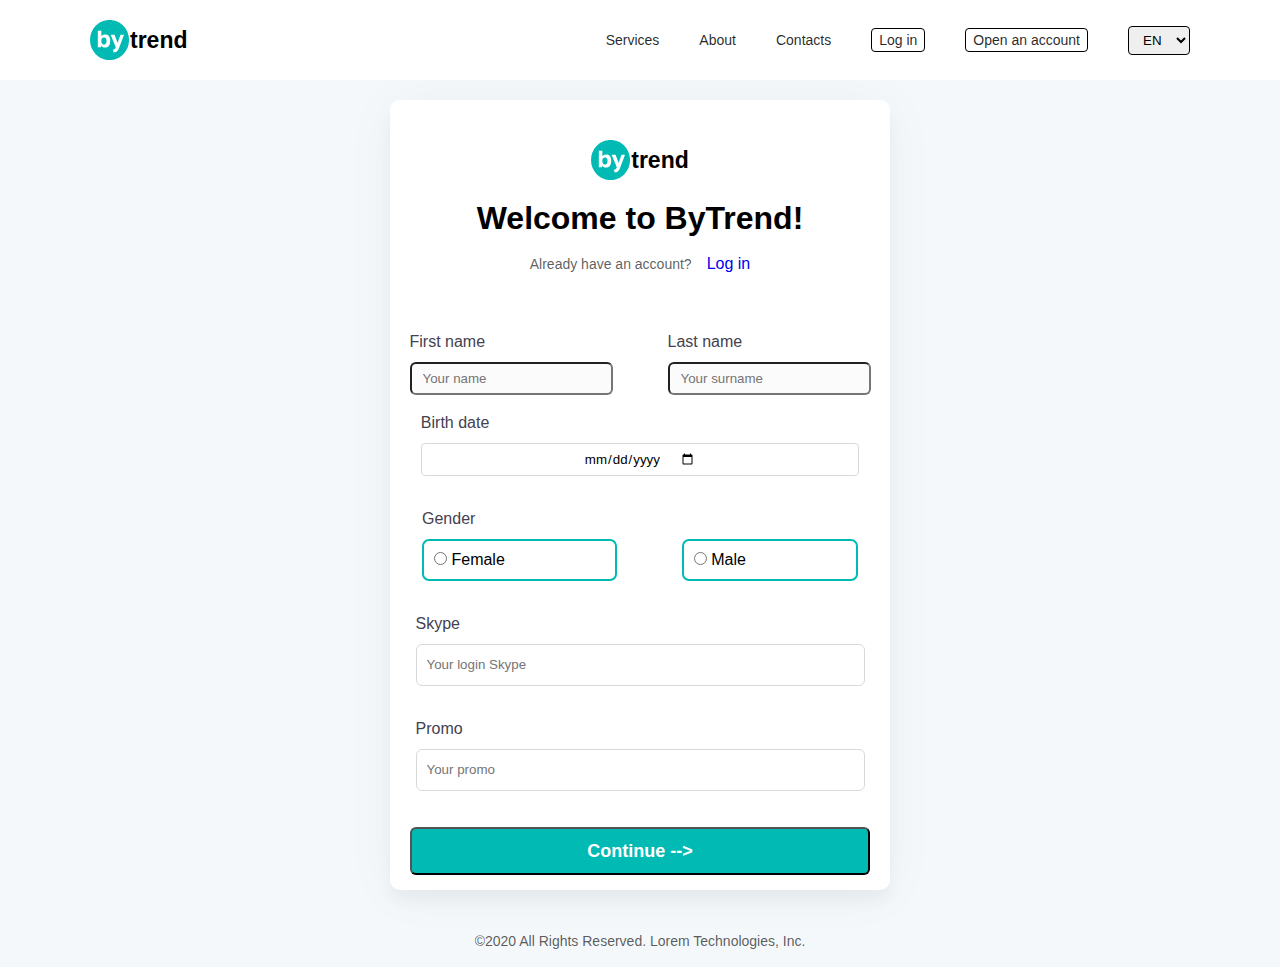
<file: index.html>
<!DOCTYPE html>
<html lang="en">
  <head>
    <meta charset="UTF-8" />
    <meta http-equiv="X-UA-Compatible" content="IE=edge" />
    <meta name="viewport" content="width=device-width, initial-scale=1.0" />
    <title>Lesson 14 - Homework - page 1</title>
    <link rel="stylesheet" href="./CSS/style.css" />
  </head>
  <body style="background-color: #f4f8fa">
    <header class="header">
      <div class="header__logo">
        <img src="./Photos/Exclusion 1.svg" alt="logo" />
        <span>trend</span>
      </div>
      <ul class="header__lists">
        <li><a href="#">Services</a></li>
        <li><a href="#">About</a></li>
        <li><a href="#">Contacts</a></li>
        <li class="header__lists-list">
          <a href="./Pages/index3.html">Log in</a>
        </li>
        <li class="header__lists-list">
          <a href="./Pages/index2.html" target="_blank">Open an account</a>
        </li>
        <select class="header__lists-select">
          <option value="EN">EN</option>
          <option value="RU">RU</option>
          <option value="UZ">UZ</option>
        </select>
      </ul>
    </header>
    <div class="container">
      <div class="container__box">
        <div class="container__box-logo">
          <img src="./Photos/Exclusion 1.svg" alt="logo" />
          <span>trend</span>
        </div>
        <h1>Welcome to ByTrend!</h1>
        <div class="container__box-text">
          <p>Already have an account?</p>
          <span><a href="#">Log in</a></span>
        </div>
        <div class="container__box-info">
          <div class="container__box-info-name">
            <label for="First-name">First name</label>
            <input type="text" id="First-name" placeholder="Your name" />
          </div>
          <div class="container__box-info-surname">
            <label for="Last-name">Last name</label>
            <input type="text" id="Last-name" placeholder="Your surname" />
          </div>
          <div class="container__box-info-dob">
            <label for="dob">Birth date</label>
            <input type="date" id="dob" placeholder="06.12.1992" />
          </div>
          <div class="container__box-info-gender">
            <div class="container__box-info-gender-label">
              <label for="Gender">Gender</label>
            </div>
            <div class="container__box-info-gender-inputs">
              <div class="container__box-info-gender-inputs-input">
                <input type="radio" /> <span>Female</span>
              </div>
              <div class="container__box-info-gender-inputs-input">
                <input type="radio" />
                <span>Male</span>
              </div>
            </div>
          </div>
          <div class="container__box-info-Skype">
            <label for="Skype">Skype</label>
            <input type="text" placeholder="Your login Skype" id="Skype" />
          </div>
          <div class="container__box-info-promo">
            <label for="Promo">Promo</label>
            <input type="text" placeholder="Your promo" />
          </div>
          <button type="submit">Continue --></button>
        </div>
      </div>
    </div>
    <p>©2020 All Rights Reserved. Lorem Technologies, Inc.</p>
  </body>
</html>
</file>
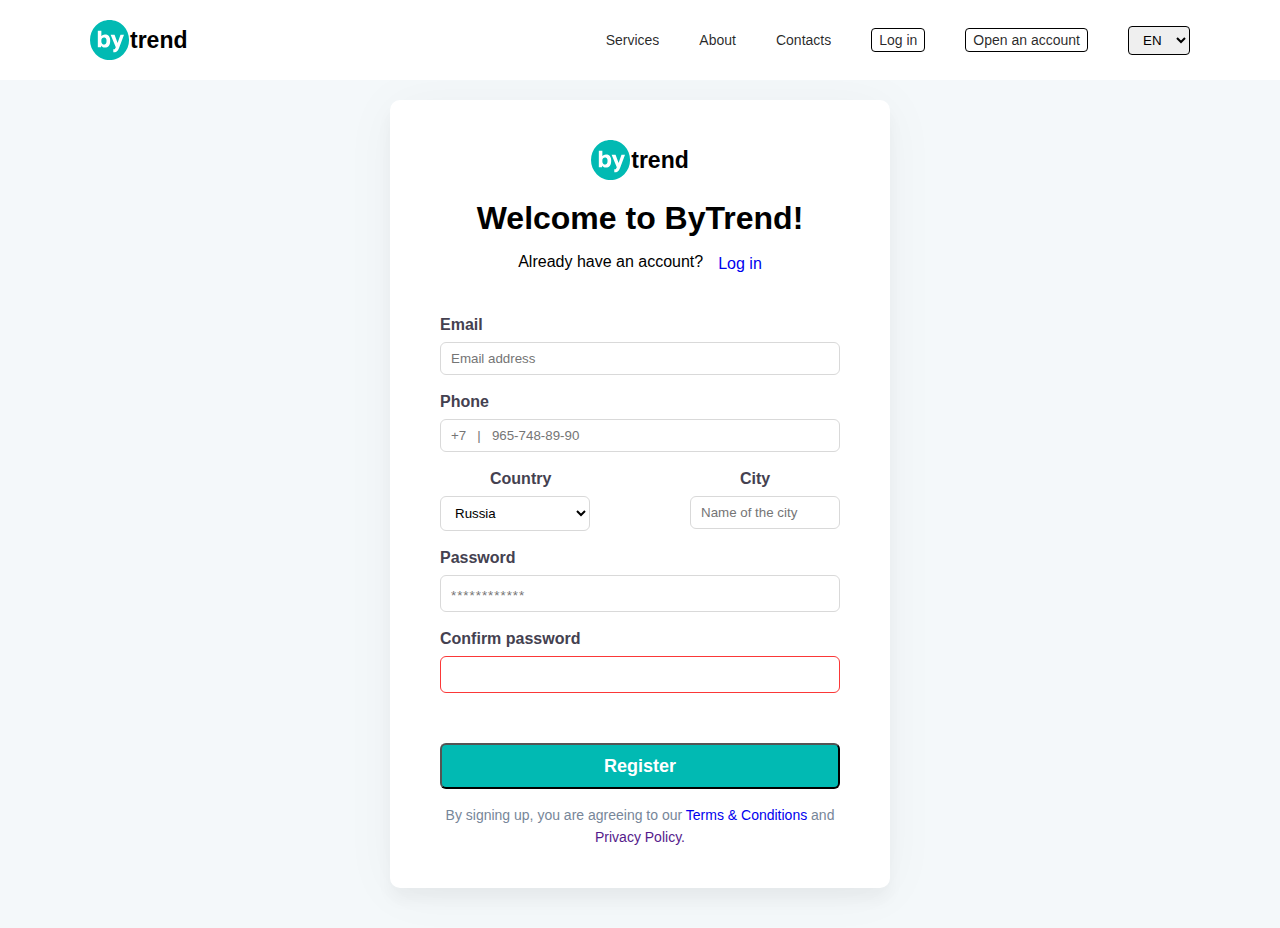
<file: Pages/index2.html>
<!DOCTYPE html>
<html lang="en">
  <head>
    <meta charset="UTF-8" />
    <meta http-equiv="X-UA-Compatible" content="IE=edge" />
    <meta name="viewport" content="width=device-width, initial-scale=1.0" />
    <title>Lesson 14 - Homework - page 2</title>
    <link rel="stylesheet" href="./style2.css" />
  </head>
  <body style="background-color: #f4f8fa">
    <header class="header">
      <div class="header__logo">
        <img src="../Photos/Exclusion 1.svg" alt="logo" />
        <span>trend</span>
      </div>
      <ul class="header__lists">
        <li><a href="#">Services</a></li>
        <li><a href="#">About</a></li>
        <li><a href="#">Contacts</a></li>
        <li class="header__lists-list"><a href="./index3.html" target="_blank">Log in</a></li>
        <li class="header__lists-list"><a href="#">Open an account</a></li>
        <select class="header__lists-select">
          <option value="EN">EN</option>
          <option value="RU">RU</option>
          <option value="UZ">UZ</option>
        </select>
      </ul>
    </header>
    <div class="container">
        <div class="container__box">
          <div class="container__box-logo">
            <img src="../Photos/Exclusion 1.svg" alt="logo" />
            <span>trend</span>
          </div>
          <h1>Welcome to ByTrend!</h1>
          <div class="container__box-text">
            <p>Already have an account?</p>
            <span><a href="./index3.html" target="_blank">Log in</a></span>
        </div>
            <div class="container__box-email">
            <label for="Email">Email</label>
            <input type="email" placeholder="Email address">
        </div>
        <div class="container__box-phone">
            <label for="Phone">Phone</label>
            <input type="number" id="Phone" placeholder="+7   |   965-748-89-90">
        </div>
        <div class="container__box-location">
            <div class="container__box-location-country">
                <label for="Country">Country</label>
                <select id="Country">
                    <option value="Russia">Russia</option>
                    <option value="Uzbekistan">Uzbekistan</option>
                    <option value="USA">USA</option>
                    <option value="Kazakhstan">Kazakhstan</option>
                </select>
            </div>
            <div class="container__box-location-city">
                <label for="City">City</label>
                <input type="text" id="City" placeholder="Name of the city">
            </div>
        </div>
        <!-- icon -->
        <div class="container__box-location-password">
            <label for="Password">Password</label>
            <input type="password" id="Password" placeholder="************">
        </div>
        <!-- icon    -->
        <div class="container__box-location-Confirmation">
            <label for="Confirmation">Confirm password</label>
            <input type="text" id="Confirmation">
            <button type="submit">Register</button>
            <p>By signing up, you are agreeing to our <a href="#">Terms & Conditions</a>  and <a href=""> Privacy Policy.</a></p>
        </div>
        
          </div>
  </body>
</html>
</file>
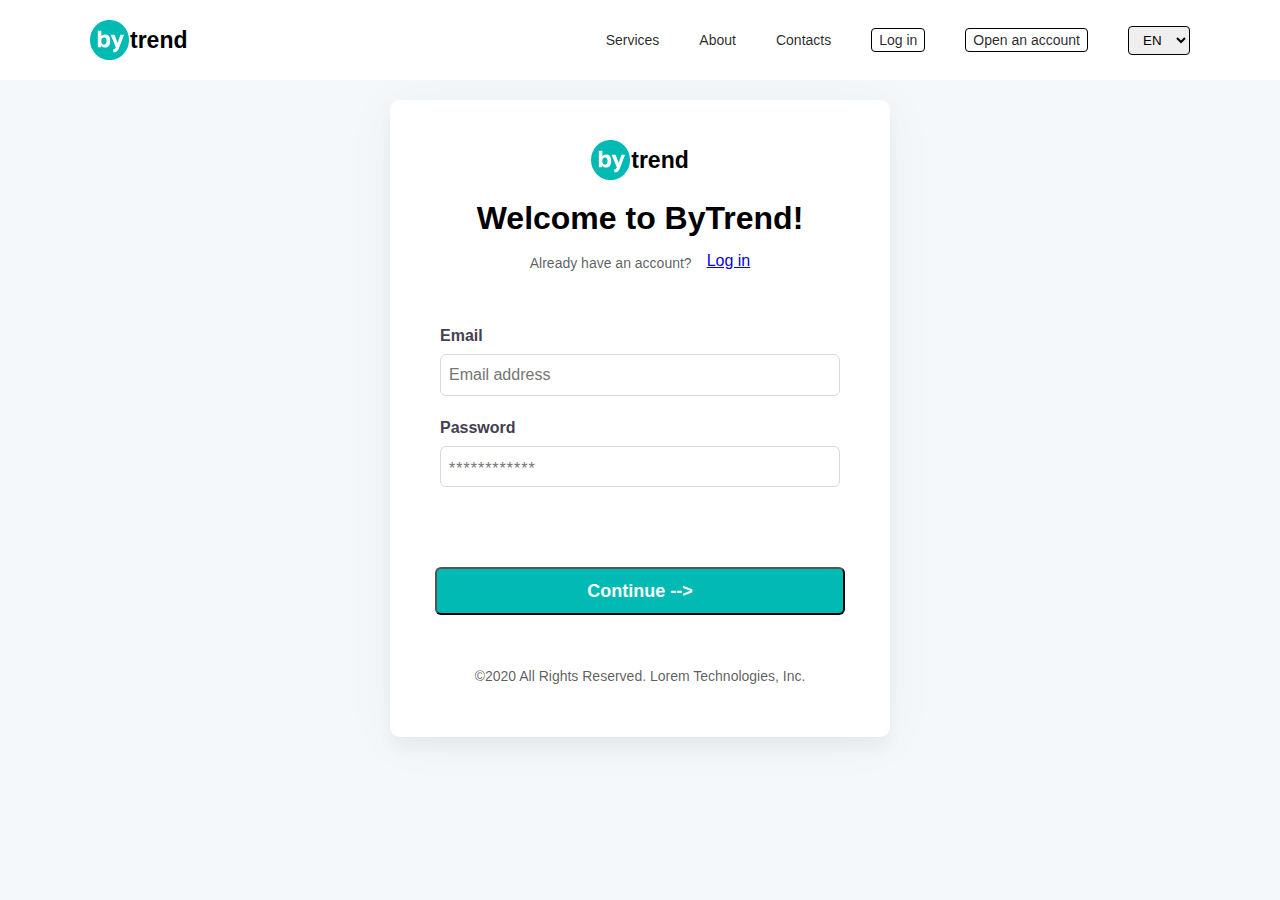
<file: Pages/index3.html>
<!DOCTYPE html>
<html lang="en">
  <head>
    <meta charset="UTF-8" />
    <meta http-equiv="X-UA-Compatible" content="IE=edge" />
    <meta name="viewport" content="width=device-width, initial-scale=1.0" />
    <title>Lesson 14 - Homework - page 3</title>
    <link rel="stylesheet" href="./style3.css" />
  </head>
  <body style="background-color: #f4f8fa">
    <header class="header">
      <div class="header__logo">
        <img src="../Photos/Exclusion 1.svg" alt="logo" />
        <span>trend</span>
      </div>
      <ul class="header__lists">
        <li><a href="#">Services</a></li>
        <li><a href="#">About</a></li>
        <li><a href="#">Contacts</a></li>
        <li class="header__lists-list">
          <a href="./index3.html" target="_blank">Log in</a>
        </li>
        <li class="header__lists-list">
          <a href="./index2.html" target="_blank">Open an account</a>
        </li>
        <select class="header__lists-select">
          <option value="EN">EN</option>
          <option value="RU">RU</option>
          <option value="UZ">UZ</option>
        </select>
      </ul>
    </header>
    <div class="container">
      <div class="container__box">
        <div class="container__box-logo">
          <img src="../Photos/Exclusion 1.svg" alt="logo" />
          <span>trend</span>
        </div>
        <h1>Welcome to ByTrend!</h1>
        <div class="container__box-text">
          <p>Already have an account?</p>
          <span><a href="./index3.html" target="_blank">Log in</a></span>
        </div>
        <div class="container__box-email">
          <label for="Email">Email</label>
          <input type="email" placeholder="Email address" />
        </div>
        <div class="container__box-password">
          <label for="password">Password</label>
          <input type="password" id="password" placeholder="************" />
        </div>
        <button type="submit">Continue --></button>
        <p>©2020 All Rights Reserved. Lorem Technologies, Inc.</p>
      </div>
    </div>
  </body>
</html>
</file>
<file: CSS/style.css>
* {
  margin: 0;
  padding: 0;
  box-sizing: border-box;
  font-family: sans-serif;
  list-style: none;
}
.header {
  display: flex;
  justify-content: space-between;
  align-items: center;
  text-transform: none;
  background: #ffffff;
  padding-left: 90px;
  padding-right: 90px;
  padding-top: 20px;
  padding-bottom: 20px;
  margin-bottom: 15px;
  position: fixed;
  width: 100%;
}
.header__logo {
  display: flex;
  align-items: center;
  font-size: 23px;
  font-weight: bold;
}
.header__lists li a {
  font-weight: 400;
  font-size: 14px;
  line-height: 14px;
  color: rgba(0, 0, 0, 0.85);
  text-decoration: none;
}
.header__lists {
  display: flex;
  align-items: center;
  gap: 40px;
}
.header__lists-list {
  border: 1px solid black;
  padding: 2px 7px;
  background-color: transparent;
  border-radius: 4px;
}
.header__lists li a:hover {
  color: blue;
  font-size: 16px;
  transition: all 0.1s linear;
}
.header__lists-list:hover {
  padding: 5px 15px;
  transition: all 0.2s linear;
  background-color: #e5e5e9;
}
.header__lists-select:hover {
  padding: 5px 15px;
  transition: all 0.2s linear;
  background-color: #e5e5e9;
}
.header__lists-select {
  cursor: pointer;
  padding: 5px 10px;
  border: 1px solid black;
  border-radius: 4px;
}
.header__lists-select option {
  font-weight: 400;
  font-size: 14px;
  line-height: 14px;
  color: rgba(0, 0, 0, 0.65);
}
.container {
  background: #f4f8fa;
  display: flex;
  justify-content: center;
}
.container__box {
  text-align: center;
  width: 30%;
  background-color: #ffffff;
  width: 500px;
  box-shadow: 0px 12px 16px rgba(0, 0, 0, 0.04),
    0px 4px 56px rgba(0, 0, 0, 0.04);
  border-radius: 10px;
  margin-bottom: 40px;
  margin-top: 100px;
}
.container__box-logo {
  display: flex;
  align-items: center;
  font-size: 23px;
  font-weight: bold;
  margin-bottom: 20px;
  justify-content: center;
  padding-top: 40px;
}
.container__box-text {
  display: flex;
  justify-content: center;
  margin-bottom: 40px;
  margin-top: 16px;
  gap: 15px;
}
.container__box-text span {
  margin-top: 2px;
}
.container__box-text span a {
  text-decoration: none;
}
.container__box-info {
  display: flex;
  gap: 16px;
  justify-content: space-around;
  margin-bottom: 15px;
  flex-wrap: wrap;
}
.container__box-info-name {
  display: flex;
  flex-direction: column;
}
.container__box-info-name label {
  text-align: start;
  margin-bottom: 8px;
  font-size: 16px;
  line-height: 24px;
  color: #444150;
}
.container__box-info-name input {
  padding: 7px 11px;
  background: #fbfbfb;
  border-radius: 6px;
}
.container__box-info-surname {
  display: flex;
  flex-direction: column;
}
.container__box-info-surname label {
  text-align: start;
  margin-bottom: 8px;
  font-size: 16px;
  line-height: 24px;
  color: #444150;
}
.container__box-info-surname input {
  padding: 7px 11px;
  background: #fbfbfb;
  border-radius: 6px;
}
.container__box-info-dob {
  display: flex;
  flex-direction: column;
  margin-bottom: 15px;
}
.container__box-info-dob label {
  font-size: 16px;
  line-height: 24px;
  color: #444150;
  margin-bottom: 8px;
  text-align: start;
}
.container__box-info-dob input {
  background: #ffffff;
  border: 1px solid #d9d9d9;
  border-radius: 4px;
  width: 100%;
  padding: 7px 162px;
  cursor: pointer;
}
.container__box-info-gender {
  display: flex;
  flex-direction: column;
  margin-bottom: 15px;
}
.container__box-info-gender-label {
  text-align: start;
  margin-bottom: 8px;
  font-size: 16px;
  line-height: 24px;
  color: #444150;
}
.container__box-info-gender-inputs {
  display: flex;
  gap: 65px;
  cursor: pointer;
}
.container__box-info-gender-inputs-input {
  padding: 10px 110px 10px 10px;
  background: #ffffff;
  border: 2px solid #01bab3;
  border-radius: 7px;
}
.container__box-info-Skype {
  display: flex;
  flex-direction: column;
  margin-bottom: 15px;
}
.container__box-info-Skype label {
  font-size: 16px;
  line-height: 24px;
  color: #444150;
  margin-bottom: 8px;
  text-align: start;
}
.container__box-info-Skype input {
  padding-top: 10px;
  padding-bottom: 10px;
  padding-right: 260px;
  padding-left: 10px;
  background: #ffffff;
  border: 1px solid #d9d9d9;
  border-radius: 6px;
  line-height: 20px;
  color: #444150;
}
.container__box-info-promo {
  display: flex;
  flex-direction: column;
  margin-bottom: 20px;
}
.container__box-info-promo label {
  font-size: 16px;
  line-height: 24px;
  color: #444150;
  margin-bottom: 8px;
  text-align: start;
}
.container__box-info-promo input {
  padding-top: 10px;
  padding-bottom: 10px;
  padding-right: 260px;
  padding-left: 10px;
  background: #ffffff;
  border: 1px solid #d9d9d9;
  border-radius: 6px;
  line-height: 20px;
  color: #444150;
}
.container__box-info button {
  font-weight: 600;
  font-size: 18px;
  line-height: 24px;
  text-align: center;
  color: #ffffff;
  background: #01bab3;
  border-radius: 6px;
  padding: 10px 175px;
  cursor: pointer;
}
p {
  font-weight: 400;
  font-size: 14px;
  line-height: 22px;
  text-align: center;
  color: rgba(0, 0, 0, 0.65);
  margin-bottom: 15px;
}
</file>
<file: Pages/style2.css>
* {
  margin: 0;
  padding: 0;
  box-sizing: border-box;
  font-family: sans-serif;
  list-style: none;
}
.header {
  display: flex;
  justify-content: space-between;
  align-items: center;
  text-transform: none;
  background: #ffffff;
  padding-left: 90px;
  padding-right: 90px;
  padding-top: 20px;
  padding-bottom: 20px;
  margin-bottom: 15px;
  position: fixed;
  width: 100%;
}
.header__logo {
  display: flex;
  align-items: center;
  font-size: 23px;
  font-weight: bold;
}
.header__lists li a {
  font-weight: 400;
  font-size: 14px;
  line-height: 14px;
  color: rgba(0, 0, 0, 0.85);
  text-decoration: none;
}
.header__lists {
  display: flex;
  align-items: center;
  gap: 40px;
}
.header__lists-list {
  border: 1px solid black;
  padding: 2px 7px;
  background-color: transparent;
  border-radius: 4px;
}
.header__lists li a:hover {
  color: blue;
  font-size: 16px;
  transition: all 0.1s linear;
}
.header__lists-list:hover {
  padding: 5px 15px;
  transition: all 0.2s linear;
  background-color: #e5e5e9;
}
.header__lists-select:hover {
  padding: 5px 15px;
  transition: all 0.2s linear;
  background-color: #e5e5e9;
}
.header__lists-select {
  cursor: pointer;
  padding: 5px 10px;
  border: 1px solid black;
  border-radius: 4px;
}
.header__lists-select option {
  font-weight: 400;
  font-size: 14px;
  line-height: 14px;
  color: rgba(0, 0, 0, 0.65);
}
.container {
  background: #f4f8fa;
  display: flex;
  justify-content: center;
}
.container__box {
  text-align: center;
  width: 30%;
  background-color: #ffffff;
  width: 500px;
  box-shadow: 0px 12px 16px rgba(0, 0, 0, 0.04),
    0px 4px 56px rgba(0, 0, 0, 0.04);
  border-radius: 10px;
  margin-bottom: 40px;
  margin-top: 100px;
}
.container__box-logo {
  display: flex;
  align-items: center;
  font-size: 23px;
  font-weight: bold;
  margin-bottom: 20px;
  justify-content: center;
  padding-top: 40px;
}
.container__box-text {
  display: flex;
  justify-content: center;
  margin-bottom: 40px;
  margin-top: 16px;
  gap: 15px;
}
.container__box-text span {
  margin-top: 2px;
}
.container__box-text span a {
  text-decoration: none;
}
.container__box-email {
  display: flex;
  flex-direction: column;
}
.container__box-email label {
  font-size: 16px;
  line-height: 24px;
  color: #444150;
  text-align: start;
  margin-bottom: 5px;
  font-weight: 600;
  margin-left: 50px;
}
.container__box-email input {
  padding: 8px 10px;
  width: 80%;
  margin: 0 auto;
  background: #ffffff;
  border: 1px solid #d9d9d9;
  border-radius: 6px;
  margin-bottom: 15px;
}
.container__box-phone {
  display: flex;
  flex-direction: column;
}
.container__box-phone label {
  font-size: 16px;
  line-height: 24px;
  color: #444150;
  text-align: start;
  margin-bottom: 5px;
  font-weight: 600;
  margin-left: 50px;
}
.container__box-phone input {
  padding: 8px 10px;
  width: 80%;
  margin: 0 auto;
  background: #ffffff;
  border: 1px solid #d9d9d9;
  border-radius: 6px;
  margin-bottom: 15px;
}
.container__box-location {
  display: flex;
  justify-content: space-around;
}
.container__box-location-country {
  display: flex;
  flex-direction: column;
}
.container__box-location-country label {
  font-size: 16px;
  line-height: 24px;
  color: #444150;
  text-align: start;
  margin-bottom: 5px;
  font-weight: 600;
  margin-left: 50px;
}
.container__box-location-country select {
  padding: 8px 10px;
  width: 80%;
  margin: 0 auto;
  background: #ffffff;
  border: 1px solid #d9d9d9;
  border-radius: 6px;
  margin-bottom: 15px;
  width: 150px;
}
.container__box-location-city {
  display: flex;
  flex-direction: column;
}
.container__box-location-city label {
  font-size: 16px;
  line-height: 24px;
  color: #444150;
  text-align: start;
  margin-bottom: 5px;
  font-weight: 600;
  margin-left: 50px;
}
.container__box-location-city input {
  padding: 8px 10px;
  width: 80%;
  margin: 0 auto;
  background: #ffffff;
  border: 1px solid #d9d9d9;
  border-radius: 6px;
  margin-bottom: 15px;
  width: 150px;
}
.container__box-location-password label {
  font-size: 16px;
  line-height: 24px;
  color: #444150;
  text-align: start;
  margin-bottom: 5px;
  font-weight: 600;
  margin-left: 50px;
}
.container__box-location-password input {
  padding: 8px 10px;
  width: 80%;
  margin: 0 auto;
  background: #ffffff;
  border: 1px solid #d9d9d9;
  border-radius: 6px;
  margin-bottom: 15px;
  padding-top: 12px;
  letter-spacing: 1px;
}
.container__box-location-password {
  display: flex;
  flex-direction: column;
}
/* icon qoyish kere passwordga */
.container__box-location-Confirmation label {
  font-size: 16px;
  line-height: 24px;
  color: #444150;
  text-align: start;
  margin-bottom: 5px;
  font-weight: 600;
  margin-left: 50px;
}
.container__box-location-Confirmation input {
  padding: 8px 10px;
  width: 80%;
  margin: 0 auto;
  background: #ffffff;
  border: 1px solid #fb3838;
  border-radius: 6px;
  margin-bottom: 15px;
  padding-top: 12px;
  letter-spacing: 1px;
  margin-bottom: 50px;
}
.container__box-location-Confirmation {
  display: flex;
  flex-direction: column;
}
button {
  font-weight: 600;
  font-size: 18px;
  line-height: 24px;
  text-align: center;
  color: #ffffff;
  padding: 9px;
  width: 80%;
  background: #01bab3;
  border-radius: 6px;
  cursor: pointer;
  margin: 0 auto;
  margin-bottom: 15px;
}
.container__box-location-Confirmation p {
  width: 83%;
  font-weight: 400;
  font-size: 14px;
  line-height: 22px;
  color: #778699;
  margin: 0 auto;
  margin-bottom: 40px;
}
.container__box-location-Confirmation p a {
  text-decoration: none;
}
</file>
<file: Pages/style3.css>
* {
  margin: 0;
  padding: 0;
  box-sizing: border-box;
  font-family: sans-serif;
  list-style: none;
}
.header {
  display: flex;
  justify-content: space-between;
  align-items: center;
  text-transform: none;
  background: #ffffff;
  padding-left: 90px;
  padding-right: 90px;
  padding-top: 20px;
  padding-bottom: 20px;
  margin-bottom: 15px;
  position: fixed;
  width: 100%;
}
.header__logo {
  display: flex;
  align-items: center;
  font-size: 23px;
  font-weight: bold;
}
.header__lists li a {
  font-weight: 400;
  font-size: 14px;
  line-height: 14px;
  color: rgba(0, 0, 0, 0.85);
  text-decoration: none;
}
.header__lists {
  display: flex;
  align-items: center;
  gap: 40px;
}
.header__lists-list {
  border: 1px solid black;
  padding: 2px 7px;
  background-color: transparent;
  border-radius: 4px;
}
.header__lists li a:hover {
  color: blue;
  font-size: 16px;
  transition: all 0.1s linear;
}
.header__lists-list:hover {
  padding: 5px 15px;
  transition: all 0.2s linear;
  background-color: #e5e5e9;
}
.header__lists-select:hover {
  padding: 5px 15px;
  transition: all 0.2s linear;
  background-color: #e5e5e9;
}
.header__lists-select {
  cursor: pointer;
  padding: 5px 10px;
  border: 1px solid black;
  border-radius: 4px;
}
.header__lists-select option {
  font-weight: 400;
  font-size: 14px;
  line-height: 14px;
  color: rgba(0, 0, 0, 0.65);
}
.container {
  background: #f4f8fa;
  display: flex;
  justify-content: center;
}
.container__box {
  text-align: center;
  width: 30%;
  background-color: #ffffff;
  width: 500px;
  box-shadow: 0px 12px 16px rgba(0, 0, 0, 0.04),
    0px 4px 56px rgba(0, 0, 0, 0.04);
  border-radius: 10px;
  margin-bottom: 40px;
  margin-top: 100px;
}
.container__box-text {
  display: flex;
  justify-content: center;
  gap: 15px;
  margin-top: 15px;
}
.container__box-logo {
  display: flex;
  align-items: center;
  font-size: 23px;
  font-weight: bold;
  margin-bottom: 20px;
  justify-content: center;
  padding-top: 40px;
}
.container__box-email {
  display: flex;
  flex-direction: column;
}
.container__box-email label {
  margin-bottom: 6px;
  font-weight: 600;
  font-size: 16px;
  line-height: 24px;
  color: #444150;
  text-align: start;
  margin-left: 50px;
}
.container__box-email input {
  font-weight: 400;
  font-size: 16px;
  line-height: 24px;
  color: #444150;
  padding: 8px;
  background: #ffffff;
  border: 1px solid #d9d9d9;
  border-radius: 6px;
  margin: 0 auto;
  width: 80%;
  margin-bottom: 20px;
}
.container__box-password {
  display: flex;
  flex-direction: column;
}
.container__box-password label {
  margin-bottom: 6px;
  font-weight: 600;
  font-size: 16px;
  line-height: 24px;
  color: #444150;
  text-align: start;
  margin-left: 50px;
}
.container__box-password input {
  font-weight: 400;
  font-size: 16px;
  line-height: 24px;
  color: #444150;
  padding: 8px;
  background: #ffffff;
  border: 1px solid #d9d9d9;
  border-radius: 6px;
  margin: 0 auto;
  width: 80%;
  margin-bottom: 80px;
  letter-spacing: 1px;
  padding-top: 10px;
  padding-bottom: 5px;
}
button {
  font-weight: 600;
  font-size: 18px;
  line-height: 24px;
  text-align: center;
  color: #ffffff;
  background: #01bab3;
  border-radius: 6px;
  padding: 10px 150px;
  cursor: pointer;
  margin-bottom: 50px;
}
p {
  font-weight: 400;
  display: block;
  font-size: 14px;
  line-height: 22px;
  text-align: center;
  color: rgba(0, 0, 0, 0.65);
  margin-bottom: 50px;
}
</file>
